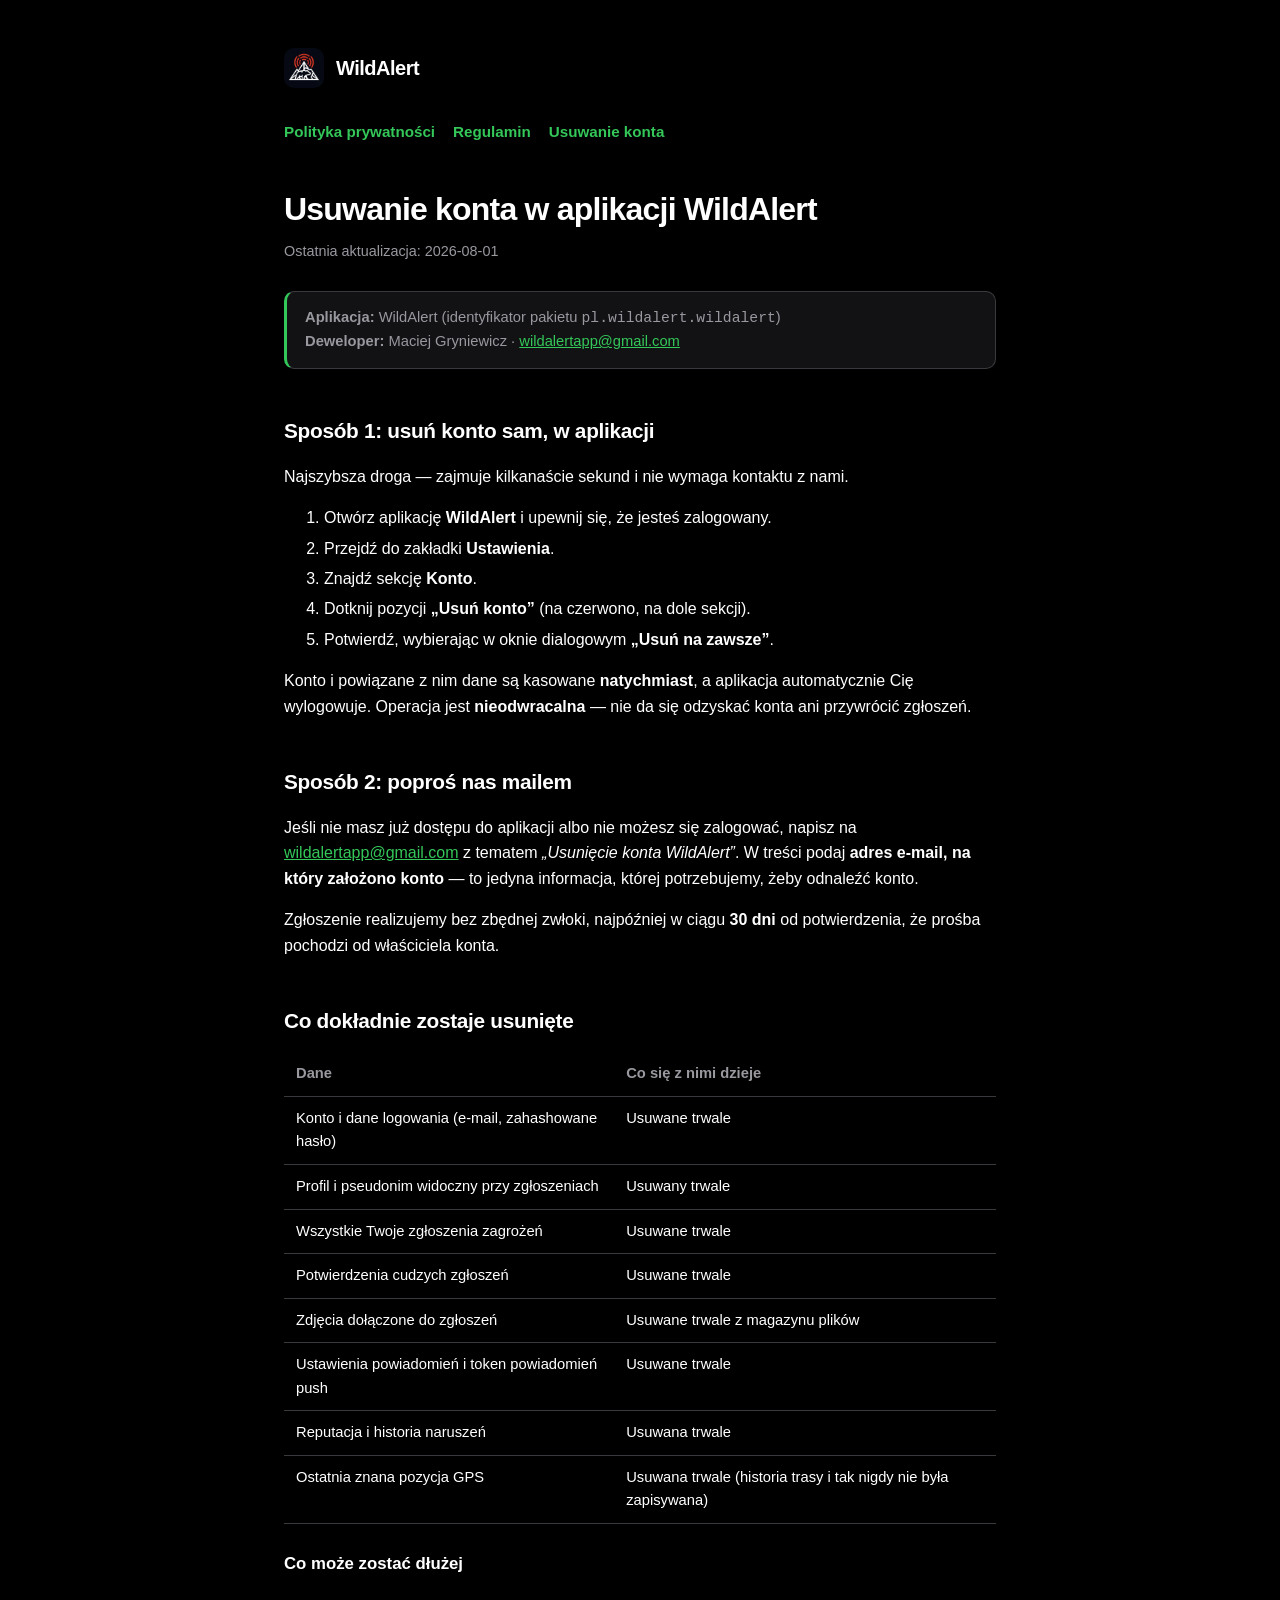
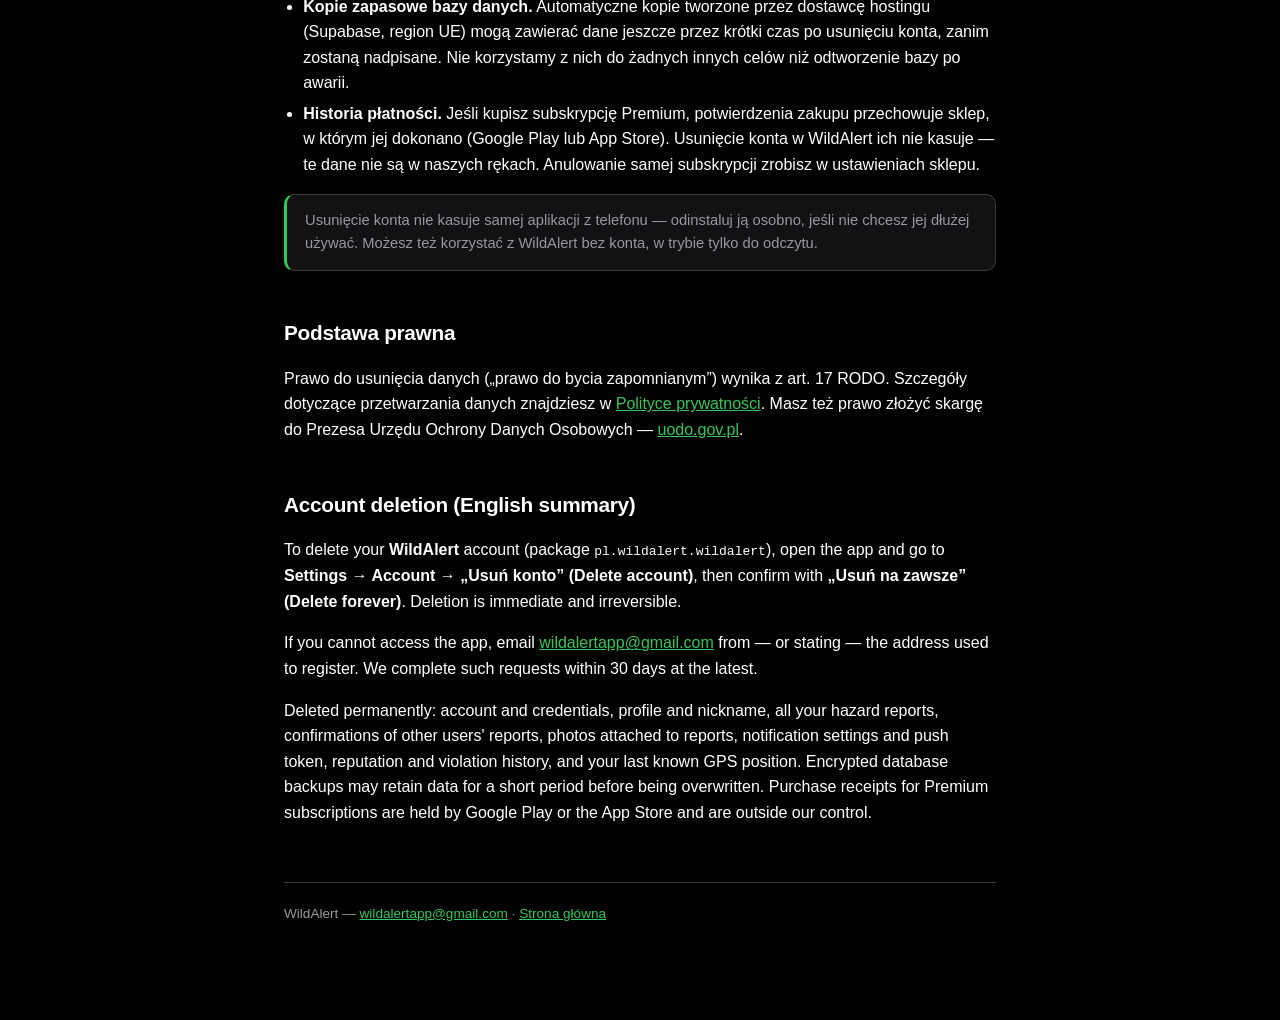
<file: delete-account.html>
<!DOCTYPE html>
<html lang="pl">
<head>
<meta charset="UTF-8">
<meta name="viewport" content="width=device-width, initial-scale=1">
<title>Usuwanie konta — WildAlert</title>
<meta name="description" content="Jak trwale usunąć konto w aplikacji WildAlert: instrukcja krok po kroku, co dokładnie zostaje skasowane i jak poprosić o usunięcie mailem.">
<link rel="canonical" href="https://wildalertapp.github.io/WildAlert-Legal/delete-account.html">
<meta name="theme-color" content="#07080f">
<link rel="icon" href="logo_icon.png">
<link rel="apple-touch-icon" href="logo_icon.png">
<link rel="stylesheet" href="style.css">

<meta property="og:type" content="article">
<meta property="og:site_name" content="WildAlert">
<meta property="og:locale" content="pl_PL">
<meta property="og:url" content="https://wildalertapp.github.io/WildAlert-Legal/delete-account.html">
<meta property="og:title" content="Usuwanie konta — WildAlert">
<meta property="og:description" content="Instrukcja krok po kroku: jak trwale usunąć konto w aplikacji WildAlert i co dokładnie zostaje skasowane.">
<meta property="og:image" content="https://wildalertapp.github.io/WildAlert-Legal/og-image.png">
<meta property="og:image:width" content="1200">
<meta property="og:image:height" content="630">
<meta name="twitter:card" content="summary_large_image">
<meta name="twitter:title" content="Usuwanie konta — WildAlert">
<meta name="twitter:description" content="Instrukcja krok po kroku: jak trwale usunąć konto w aplikacji WildAlert.">
<meta name="twitter:image" content="https://wildalertapp.github.io/WildAlert-Legal/og-image.png">
</head>
<body>
<div class="wrap">
  <div class="brand">
    <img class="logo" src="logo_icon.png" alt="">
    <a href="index.html">WildAlert</a>
  </div>
  <div class="nav">
    <a href="privacy.html">Polityka prywatności</a>
    <a href="terms.html">Regulamin</a>
    <a href="delete-account.html"><strong>Usuwanie konta</strong></a>
  </div>

  <h1>Usuwanie konta w aplikacji WildAlert</h1>
  <p class="updated">Ostatnia aktualizacja: 2026-08-01</p>

  <div class="notice">
    <strong>Aplikacja:</strong> WildAlert (identyfikator pakietu <code>pl.wildalert.wildalert</code>)<br>
    <strong>Deweloper:</strong> Maciej Gryniewicz ·
    <a href="mailto:wildalertapp@gmail.com">wildalertapp@gmail.com</a>
  </div>

  <h2>Sposób 1: usuń konto sam, w aplikacji</h2>
  <p>Najszybsza droga — zajmuje kilkanaście sekund i nie wymaga kontaktu z nami.</p>
  <ol>
    <li>Otwórz aplikację <strong>WildAlert</strong> i upewnij się, że jesteś zalogowany.</li>
    <li>Przejdź do zakładki <strong>Ustawienia</strong>.</li>
    <li>Znajdź sekcję <strong>Konto</strong>.</li>
    <li>Dotknij pozycji <strong>„Usuń konto”</strong> (na czerwono, na dole sekcji).</li>
    <li>Potwierdź, wybierając w oknie dialogowym <strong>„Usuń na zawsze”</strong>.</li>
  </ol>
  <p>Konto i powiązane z nim dane są kasowane <strong>natychmiast</strong>, a aplikacja
  automatycznie Cię wylogowuje. Operacja jest <strong>nieodwracalna</strong> — nie da się
  odzyskać konta ani przywrócić zgłoszeń.</p>

  <h2>Sposób 2: poproś nas mailem</h2>
  <p>Jeśli nie masz już dostępu do aplikacji albo nie możesz się zalogować, napisz na
  <a href="mailto:wildalertapp@gmail.com?subject=Usuni%C4%99cie%20konta%20WildAlert">wildalertapp@gmail.com</a>
  z tematem <em>„Usunięcie konta WildAlert”</em>. W treści podaj <strong>adres e-mail,
  na który założono konto</strong> — to jedyna informacja, której potrzebujemy, żeby
  odnaleźć konto.</p>
  <p>Zgłoszenie realizujemy bez zbędnej zwłoki, najpóźniej w ciągu <strong>30 dni</strong>
  od potwierdzenia, że prośba pochodzi od właściciela konta.</p>

  <h2>Co dokładnie zostaje usunięte</h2>
  <table>
    <tr><th>Dane</th><th>Co się z nimi dzieje</th></tr>
    <tr><td>Konto i dane logowania (e-mail, zahashowane hasło)</td><td>Usuwane trwale</td></tr>
    <tr><td>Profil i pseudonim widoczny przy zgłoszeniach</td><td>Usuwany trwale</td></tr>
    <tr><td>Wszystkie Twoje zgłoszenia zagrożeń</td><td>Usuwane trwale</td></tr>
    <tr><td>Potwierdzenia cudzych zgłoszeń</td><td>Usuwane trwale</td></tr>
    <tr><td>Zdjęcia dołączone do zgłoszeń</td><td>Usuwane trwale z magazynu plików</td></tr>
    <tr><td>Ustawienia powiadomień i token powiadomień push</td><td>Usuwane trwale</td></tr>
    <tr><td>Reputacja i historia naruszeń</td><td>Usuwana trwale</td></tr>
    <tr><td>Ostatnia znana pozycja GPS</td><td>Usuwana trwale (historia trasy i tak nigdy nie była zapisywana)</td></tr>
  </table>

  <h3>Co może zostać dłużej</h3>
  <ul>
    <li><strong>Kopie zapasowe bazy danych.</strong> Automatyczne kopie tworzone przez
      dostawcę hostingu (Supabase, region UE) mogą zawierać dane jeszcze przez krótki
      czas po usunięciu konta, zanim zostaną nadpisane. Nie korzystamy z nich do
      żadnych innych celów niż odtworzenie bazy po awarii.</li>
    <li><strong>Historia płatności.</strong> Jeśli kupisz subskrypcję Premium, potwierdzenia
      zakupu przechowuje sklep, w którym jej dokonano (Google Play lub App Store).
      Usunięcie konta w WildAlert ich nie kasuje — te dane nie są w naszych rękach.
      Anulowanie samej subskrypcji zrobisz w ustawieniach sklepu.</li>
  </ul>

  <div class="notice">
    Usunięcie konta nie kasuje samej aplikacji z telefonu — odinstaluj ją osobno,
    jeśli nie chcesz jej dłużej używać. Możesz też korzystać z WildAlert bez konta,
    w trybie tylko do odczytu.
  </div>

  <h2>Podstawa prawna</h2>
  <p>Prawo do usunięcia danych („prawo do bycia zapomnianym”) wynika z art. 17 RODO.
  Szczegóły dotyczące przetwarzania danych znajdziesz w
  <a href="privacy.html">Polityce prywatności</a>. Masz też prawo złożyć skargę do
  Prezesa Urzędu Ochrony Danych Osobowych — <a href="https://uodo.gov.pl">uodo.gov.pl</a>.</p>

  <h2 lang="en">Account deletion (English summary)</h2>
  <p lang="en">To delete your <strong>WildAlert</strong> account (package
  <code>pl.wildalert.wildalert</code>), open the app and go to
  <strong>Settings → Account → „Usuń konto” (Delete account)</strong>, then confirm with
  <strong>„Usuń na zawsze” (Delete forever)</strong>. Deletion is immediate and
  irreversible.</p>
  <p lang="en">If you cannot access the app, email
  <a href="mailto:wildalertapp@gmail.com?subject=WildAlert%20account%20deletion">wildalertapp@gmail.com</a>
  from — or stating — the address used to register. We complete such requests within
  30 days at the latest.</p>
  <p lang="en">Deleted permanently: account and credentials, profile and nickname,
  all your hazard reports, confirmations of other users' reports, photos attached to
  reports, notification settings and push token, reputation and violation history,
  and your last known GPS position. Encrypted database backups may retain data for a
  short period before being overwritten. Purchase receipts for Premium subscriptions
  are held by Google Play or the App Store and are outside our control.</p>

  <footer>
    WildAlert — <a href="mailto:wildalertapp@gmail.com">wildalertapp@gmail.com</a> ·
    <a href="index.html">Strona główna</a>
  </footer>
</div>
</body>
</html>
</file>
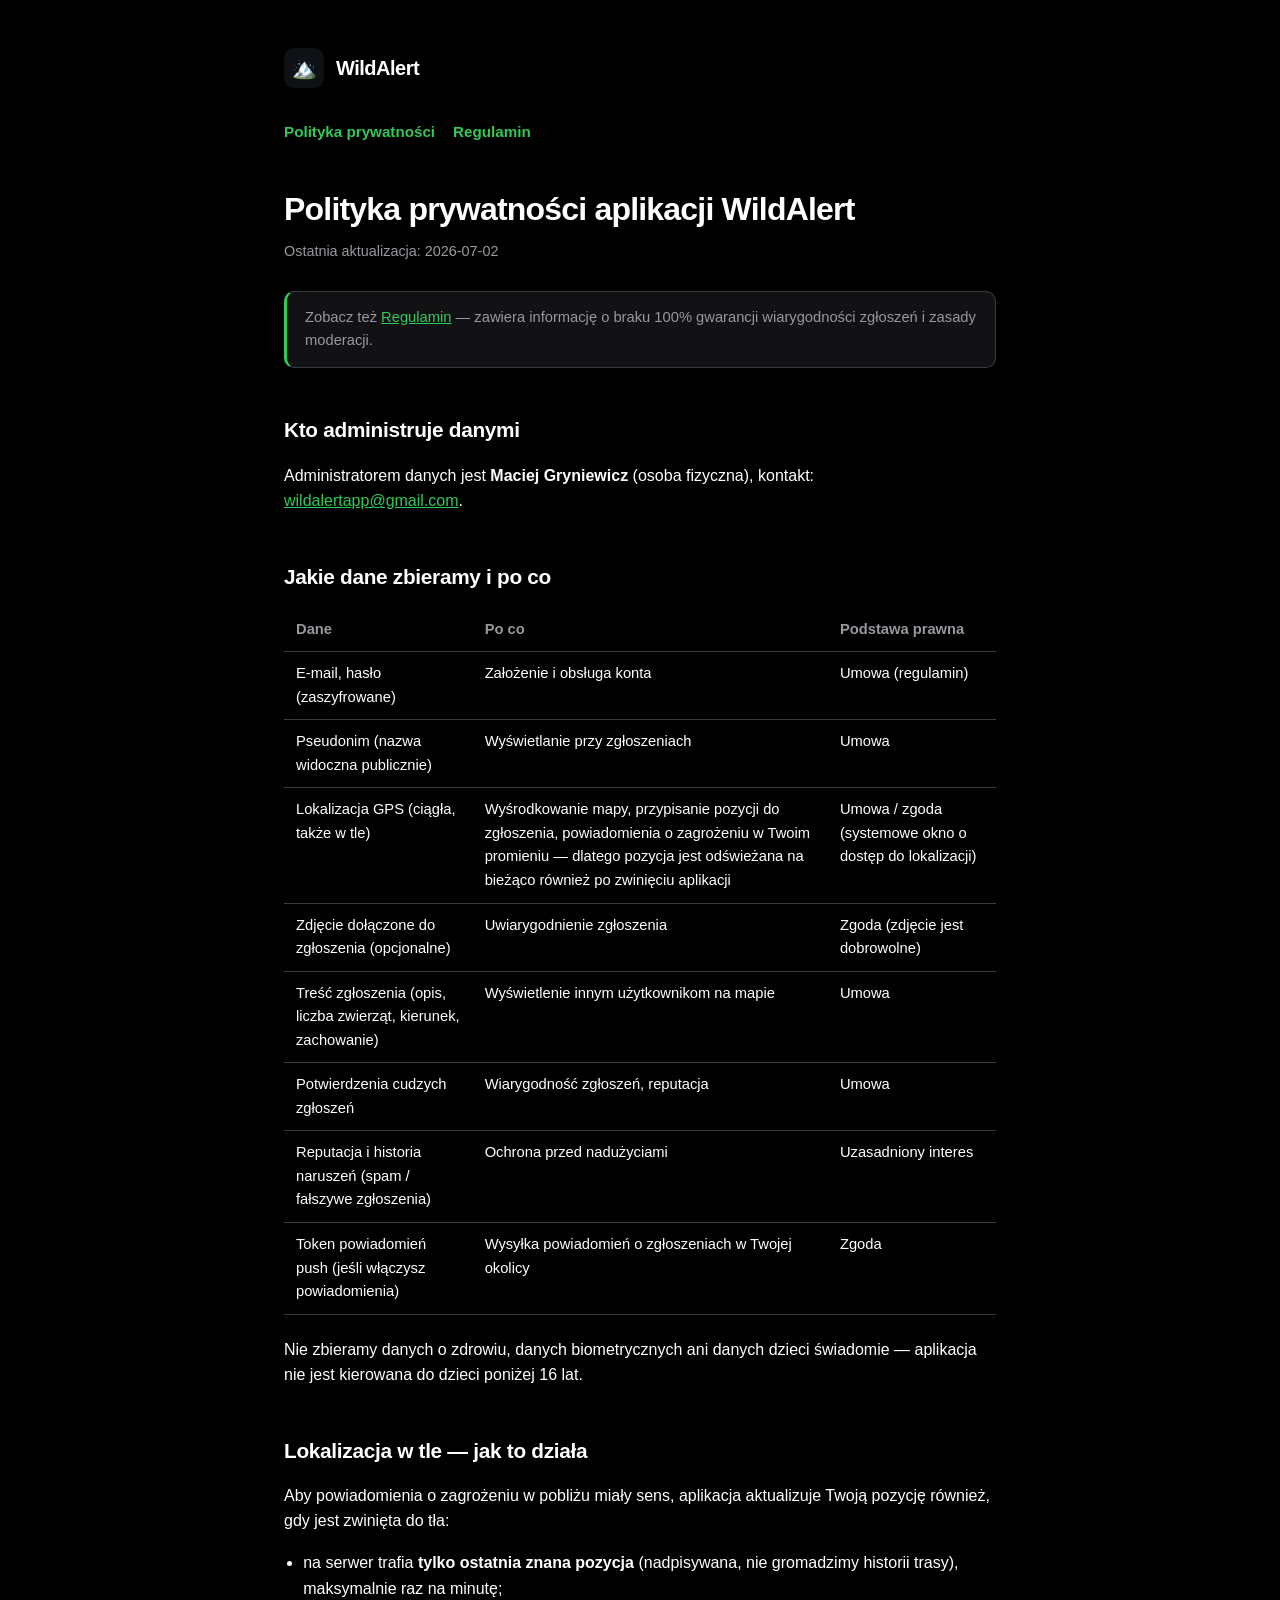
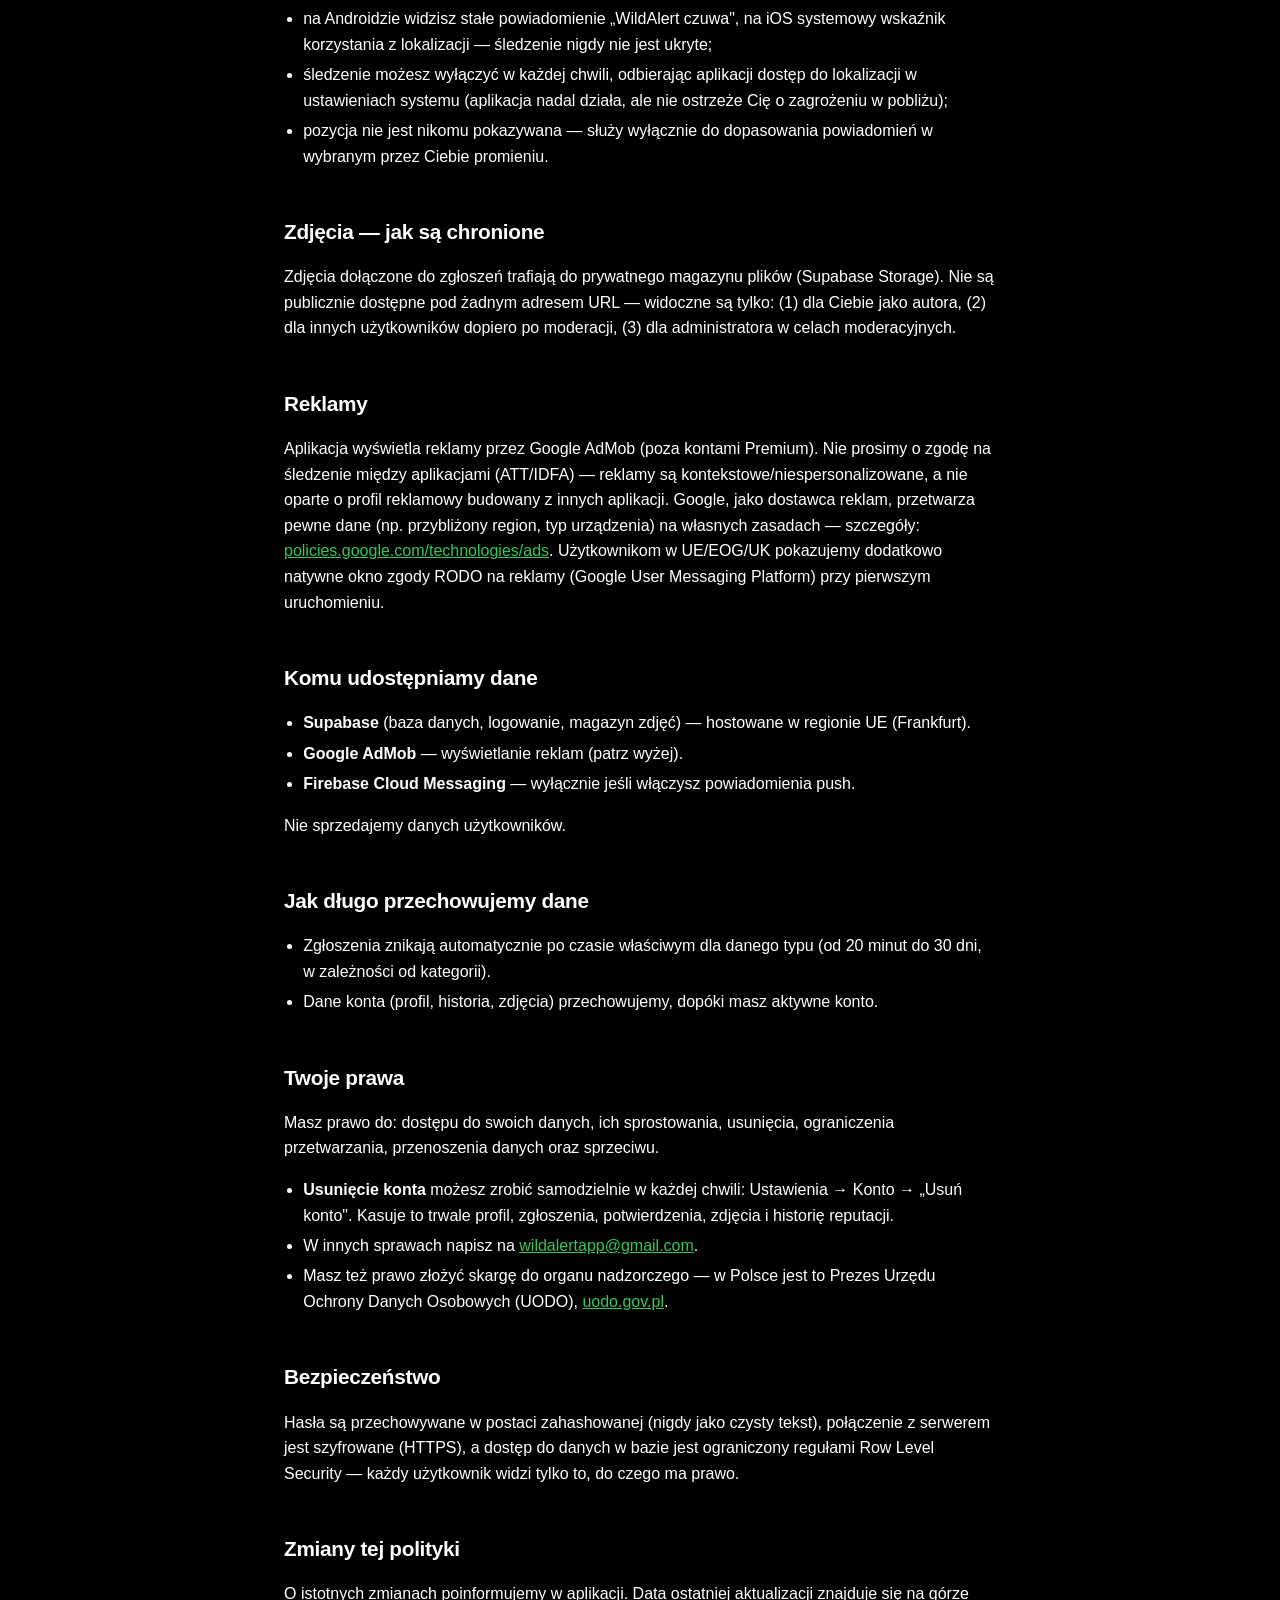
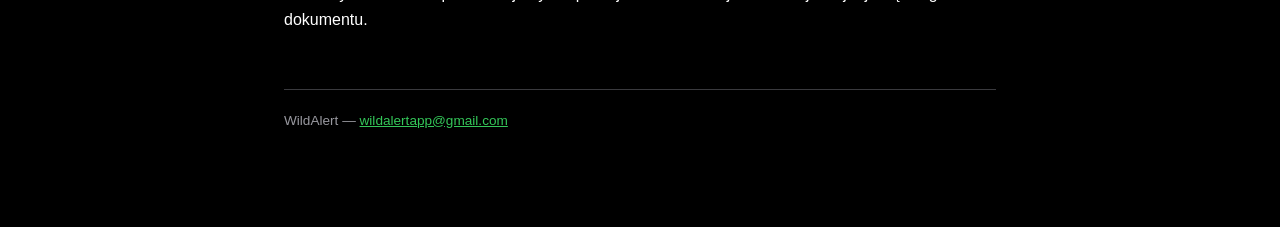
<file: privacy.html>
<!DOCTYPE html>
<html lang="pl">
<head>
<meta charset="UTF-8">
<meta name="viewport" content="width=device-width, initial-scale=1">
<title>Polityka prywatności — WildAlert</title>
<link rel="stylesheet" href="style.css">
</head>
<body>
<div class="wrap">
  <div class="brand">
    <div class="logo">🏔️</div>
    <a href="index.html">WildAlert</a>
  </div>
  <div class="nav">
    <a href="privacy.html"><strong>Polityka prywatności</strong></a>
    <a href="terms.html">Regulamin</a>
  </div>

  <h1>Polityka prywatności aplikacji WildAlert</h1>
  <p class="updated">Ostatnia aktualizacja: 2026-07-02</p>

  <div class="notice">
    Zobacz też <a href="terms.html">Regulamin</a> — zawiera informację
    o braku 100% gwarancji wiarygodności zgłoszeń i zasady moderacji.
  </div>

  <h2>Kto administruje danymi</h2>
  <p>Administratorem danych jest <strong>Maciej Gryniewicz</strong>
  (osoba fizyczna), kontakt: <a href="mailto:wildalertapp@gmail.com">wildalertapp@gmail.com</a>.</p>

  <h2>Jakie dane zbieramy i po co</h2>
  <table>
    <tr><th>Dane</th><th>Po co</th><th>Podstawa prawna</th></tr>
    <tr><td>E-mail, hasło (zaszyfrowane)</td><td>Założenie i obsługa konta</td><td>Umowa (regulamin)</td></tr>
    <tr><td>Pseudonim (nazwa widoczna publicznie)</td><td>Wyświetlanie przy zgłoszeniach</td><td>Umowa</td></tr>
    <tr><td>Lokalizacja GPS (ciągła, także w tle)</td><td>Wyśrodkowanie mapy, przypisanie pozycji do zgłoszenia, powiadomienia o zagrożeniu w Twoim promieniu — dlatego pozycja jest odświeżana na bieżąco również po zwinięciu aplikacji</td><td>Umowa / zgoda (systemowe okno o dostęp do lokalizacji)</td></tr>
    <tr><td>Zdjęcie dołączone do zgłoszenia (opcjonalne)</td><td>Uwiarygodnienie zgłoszenia</td><td>Zgoda (zdjęcie jest dobrowolne)</td></tr>
    <tr><td>Treść zgłoszenia (opis, liczba zwierząt, kierunek, zachowanie)</td><td>Wyświetlenie innym użytkownikom na mapie</td><td>Umowa</td></tr>
    <tr><td>Potwierdzenia cudzych zgłoszeń</td><td>Wiarygodność zgłoszeń, reputacja</td><td>Umowa</td></tr>
    <tr><td>Reputacja i historia naruszeń (spam / fałszywe zgłoszenia)</td><td>Ochrona przed nadużyciami</td><td>Uzasadniony interes</td></tr>
    <tr><td>Token powiadomień push (jeśli włączysz powiadomienia)</td><td>Wysyłka powiadomień o zgłoszeniach w Twojej okolicy</td><td>Zgoda</td></tr>
  </table>
  <p>Nie zbieramy danych o zdrowiu, danych biometrycznych ani danych dzieci
  świadomie — aplikacja nie jest kierowana do dzieci poniżej 16 lat.</p>

  <h2>Lokalizacja w tle — jak to działa</h2>
  <p>Aby powiadomienia o zagrożeniu w pobliżu miały sens, aplikacja aktualizuje
  Twoją pozycję również, gdy jest zwinięta do tła:</p>
  <ul>
    <li>na serwer trafia <strong>tylko ostatnia znana pozycja</strong> (nadpisywana, nie
      gromadzimy historii trasy), maksymalnie raz na minutę;</li>
    <li>na Androidzie widzisz stałe powiadomienie „WildAlert czuwa", na iOS
      systemowy wskaźnik korzystania z lokalizacji — śledzenie nigdy nie jest ukryte;</li>
    <li>śledzenie możesz wyłączyć w każdej chwili, odbierając aplikacji dostęp do
      lokalizacji w ustawieniach systemu (aplikacja nadal działa, ale nie
      ostrzeże Cię o zagrożeniu w pobliżu);</li>
    <li>pozycja nie jest nikomu pokazywana — służy wyłącznie do dopasowania
      powiadomień w wybranym przez Ciebie promieniu.</li>
  </ul>

  <h2>Zdjęcia — jak są chronione</h2>
  <p>Zdjęcia dołączone do zgłoszeń trafiają do prywatnego magazynu plików
  (Supabase Storage). Nie są publicznie dostępne pod żadnym adresem URL —
  widoczne są tylko: (1) dla Ciebie jako autora, (2) dla innych użytkowników
  dopiero po moderacji, (3) dla administratora w celach moderacyjnych.</p>

  <h2>Reklamy</h2>
  <p>Aplikacja wyświetla reklamy przez Google AdMob (poza kontami Premium).
  Nie prosimy o zgodę na śledzenie między aplikacjami (ATT/IDFA) — reklamy są
  kontekstowe/niespersonalizowane, a nie oparte o profil reklamowy budowany
  z innych aplikacji. Google, jako dostawca reklam, przetwarza pewne dane
  (np. przybliżony region, typ urządzenia) na własnych zasadach — szczegóły:
  <a href="https://policies.google.com/technologies/ads">policies.google.com/technologies/ads</a>.
  Użytkownikom w UE/EOG/UK pokazujemy dodatkowo natywne okno zgody RODO na
  reklamy (Google User Messaging Platform) przy pierwszym uruchomieniu.</p>

  <h2>Komu udostępniamy dane</h2>
  <ul>
    <li><strong>Supabase</strong> (baza danych, logowanie, magazyn zdjęć) — hostowane w
      regionie UE (Frankfurt).</li>
    <li><strong>Google AdMob</strong> — wyświetlanie reklam (patrz wyżej).</li>
    <li><strong>Firebase Cloud Messaging</strong> — wyłącznie jeśli włączysz powiadomienia push.</li>
  </ul>
  <p>Nie sprzedajemy danych użytkowników.</p>

  <h2>Jak długo przechowujemy dane</h2>
  <ul>
    <li>Zgłoszenia znikają automatycznie po czasie właściwym dla danego typu
      (od 20 minut do 30 dni, w zależności od kategorii).</li>
    <li>Dane konta (profil, historia, zdjęcia) przechowujemy, dopóki masz
      aktywne konto.</li>
  </ul>

  <h2>Twoje prawa</h2>
  <p>Masz prawo do: dostępu do swoich danych, ich sprostowania, usunięcia,
  ograniczenia przetwarzania, przenoszenia danych oraz sprzeciwu.</p>
  <ul>
    <li><strong>Usunięcie konta</strong> możesz zrobić samodzielnie w każdej chwili:
      Ustawienia → Konto → „Usuń konto". Kasuje to trwale profil, zgłoszenia,
      potwierdzenia, zdjęcia i historię reputacji.</li>
    <li>W innych sprawach napisz na <a href="mailto:wildalertapp@gmail.com">wildalertapp@gmail.com</a>.</li>
    <li>Masz też prawo złożyć skargę do organu nadzorczego — w Polsce jest to
      Prezes Urzędu Ochrony Danych Osobowych (UODO), <a href="https://uodo.gov.pl">uodo.gov.pl</a>.</li>
  </ul>

  <h2>Bezpieczeństwo</h2>
  <p>Hasła są przechowywane w postaci zahashowanej (nigdy jako czysty tekst),
  połączenie z serwerem jest szyfrowane (HTTPS), a dostęp do danych w bazie
  jest ograniczony regułami Row Level Security — każdy użytkownik widzi
  tylko to, do czego ma prawo.</p>

  <h2>Zmiany tej polityki</h2>
  <p>O istotnych zmianach poinformujemy w aplikacji. Data ostatniej aktualizacji
  znajduje się na górze dokumentu.</p>

  <footer>
    WildAlert — <a href="mailto:wildalertapp@gmail.com">wildalertapp@gmail.com</a>
  </footer>
</div>
</body>
</html>
</file>
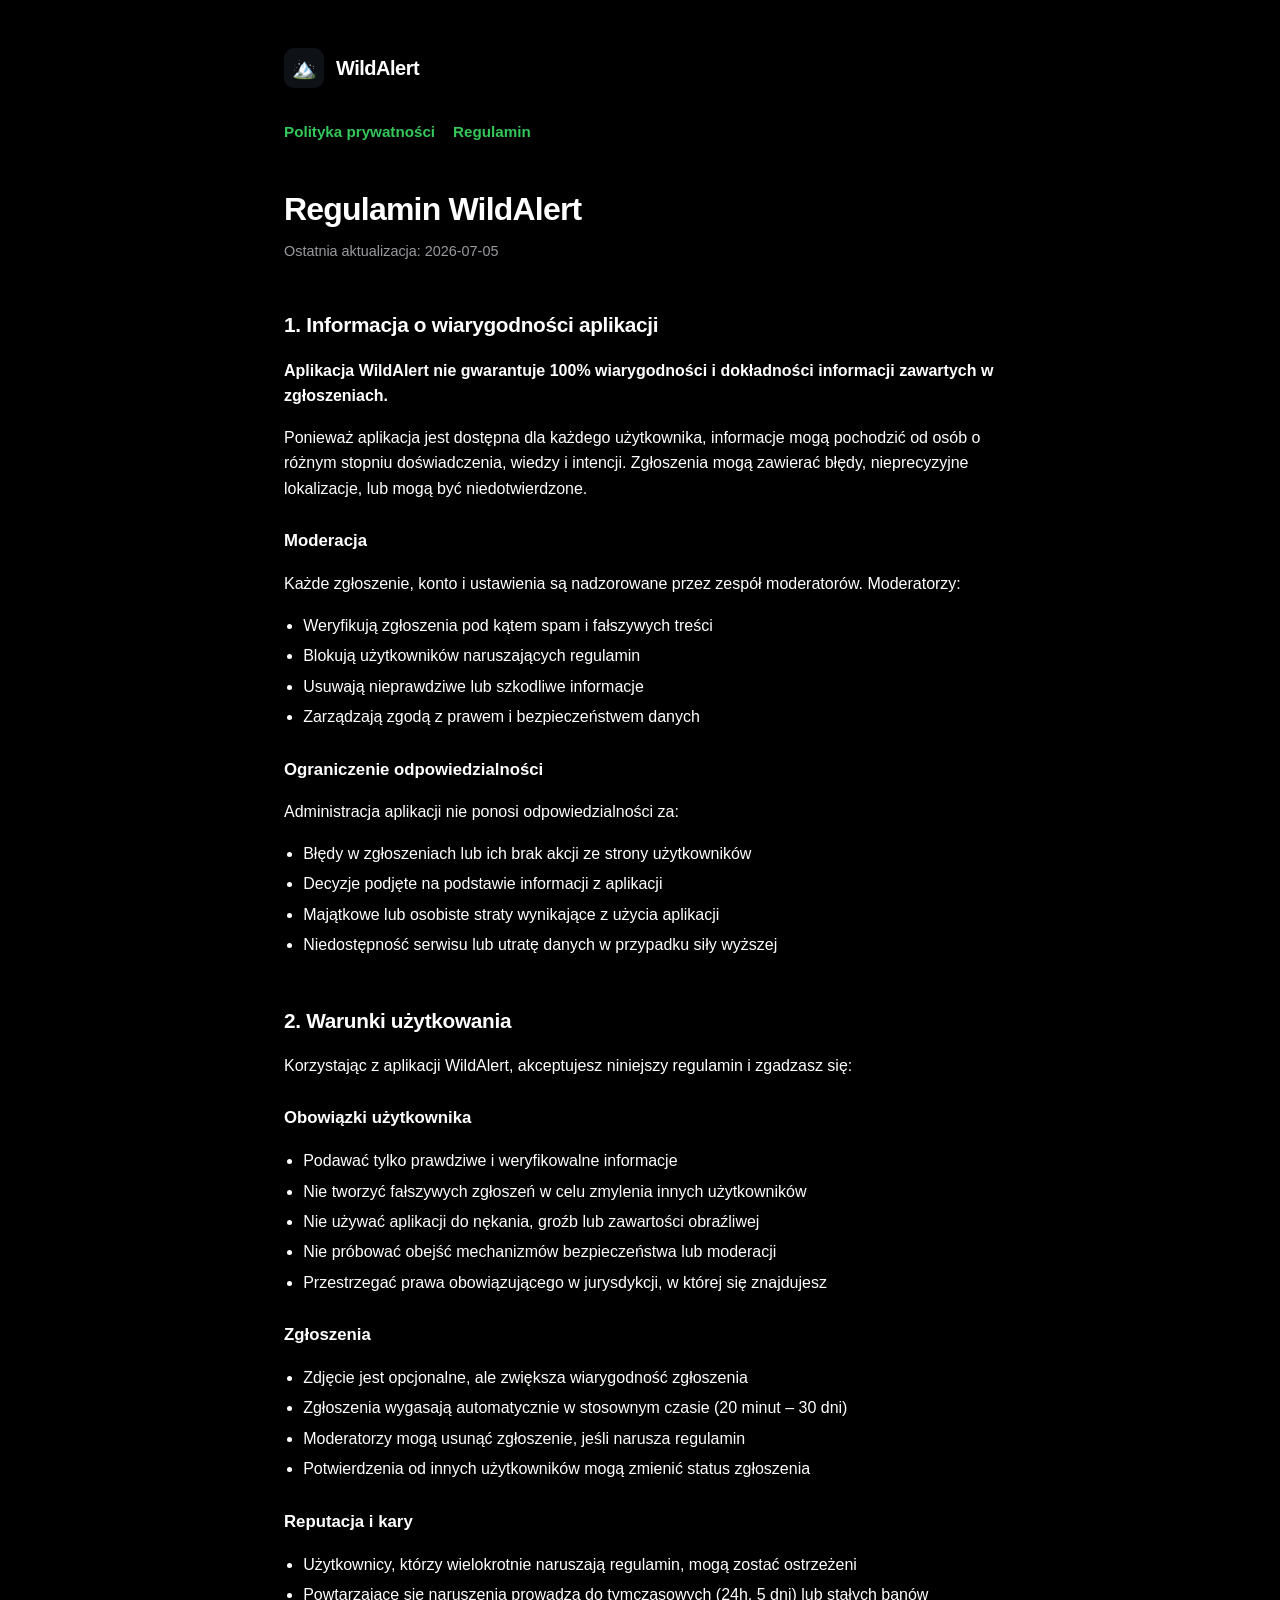
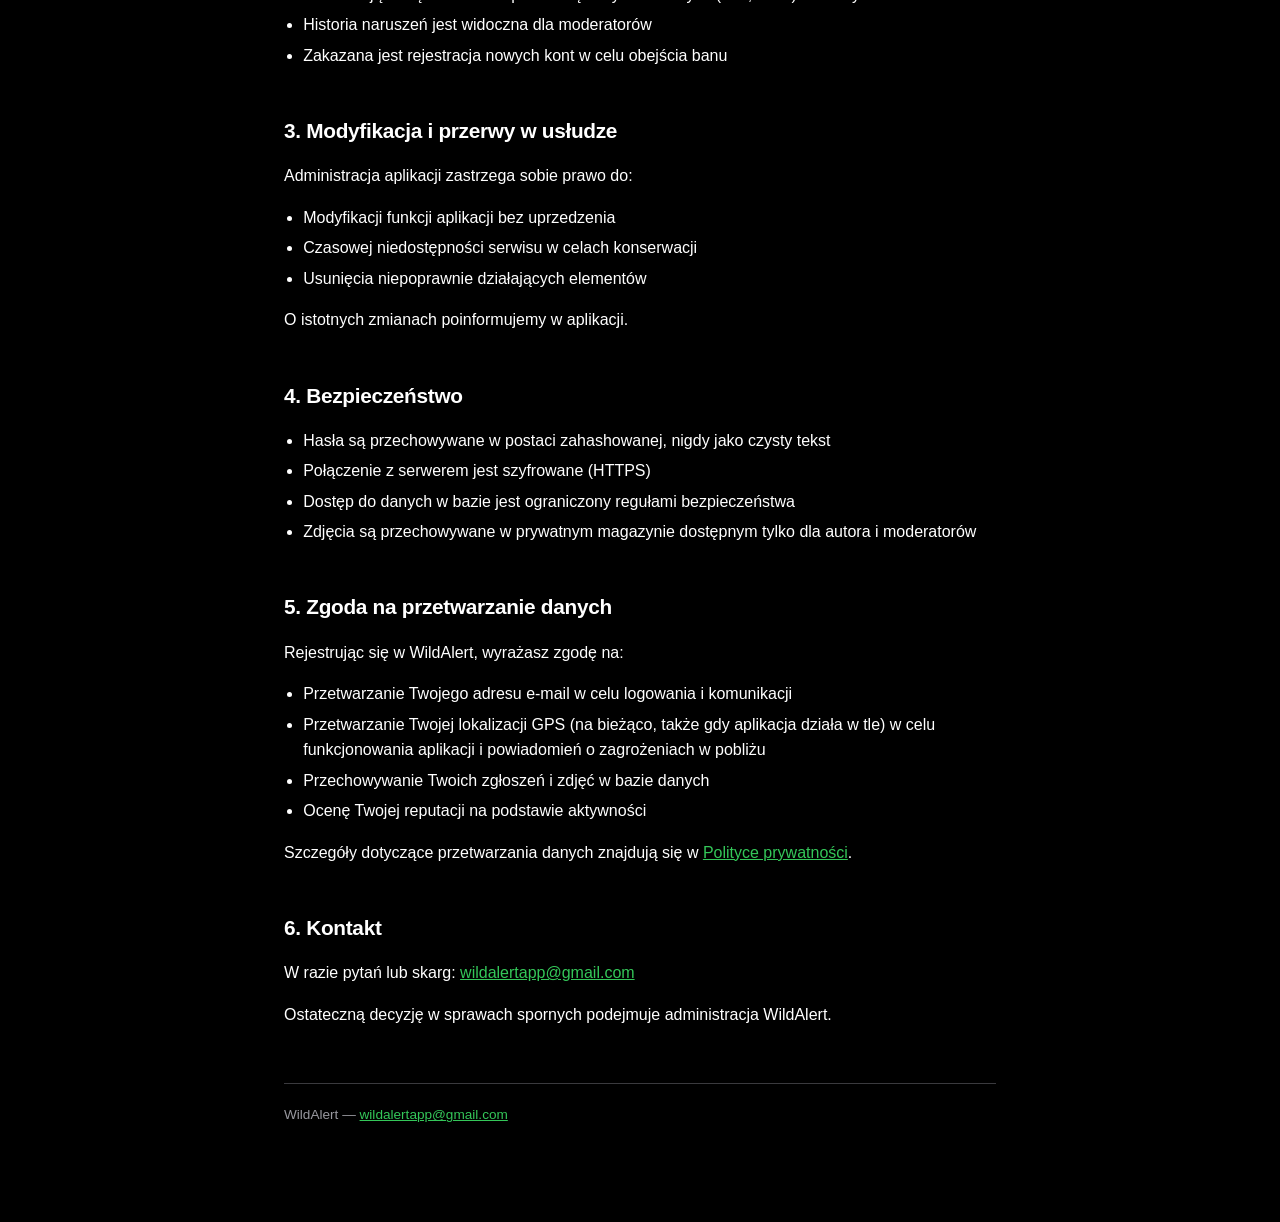
<file: terms.html>
<!DOCTYPE html>
<html lang="pl">
<head>
<meta charset="UTF-8">
<meta name="viewport" content="width=device-width, initial-scale=1">
<title>Regulamin — WildAlert</title>
<link rel="stylesheet" href="style.css">
</head>
<body>
<div class="wrap">
  <div class="brand">
    <div class="logo">🏔️</div>
    <a href="index.html">WildAlert</a>
  </div>
  <div class="nav">
    <a href="privacy.html">Polityka prywatności</a>
    <a href="terms.html"><strong>Regulamin</strong></a>
  </div>

  <h1>Regulamin WildAlert</h1>
  <p class="updated">Ostatnia aktualizacja: 2026-07-05</p>

  <h2>1. Informacja o wiarygodności aplikacji</h2>
  <p><strong>Aplikacja WildAlert nie gwarantuje 100% wiarygodności i dokładności
  informacji zawartych w zgłoszeniach.</strong></p>
  <p>Ponieważ aplikacja jest dostępna dla każdego użytkownika, informacje mogą
  pochodzić od osób o różnym stopniu doświadczenia, wiedzy i intencji.
  Zgłoszenia mogą zawierać błędy, nieprecyzyjne lokalizacje, lub mogą być
  niedotwierdzone.</p>

  <h3>Moderacja</h3>
  <p>Każde zgłoszenie, konto i ustawienia są nadzorowane przez zespół
  moderatorów. Moderatorzy:</p>
  <ul>
    <li>Weryfikują zgłoszenia pod kątem spam i fałszywych treści</li>
    <li>Blokują użytkowników naruszających regulamin</li>
    <li>Usuwają nieprawdziwe lub szkodliwe informacje</li>
    <li>Zarządzają zgodą z prawem i bezpieczeństwem danych</li>
  </ul>

  <h3>Ograniczenie odpowiedzialności</h3>
  <p>Administracja aplikacji nie ponosi odpowiedzialności za:</p>
  <ul>
    <li>Błędy w zgłoszeniach lub ich brak akcji ze strony użytkowników</li>
    <li>Decyzje podjęte na podstawie informacji z aplikacji</li>
    <li>Majątkowe lub osobiste straty wynikające z użycia aplikacji</li>
    <li>Niedostępność serwisu lub utratę danych w przypadku siły wyższej</li>
  </ul>

  <h2>2. Warunki użytkowania</h2>
  <p>Korzystając z aplikacji WildAlert, akceptujesz niniejszy regulamin i
  zgadzasz się:</p>

  <h3>Obowiązki użytkownika</h3>
  <ul>
    <li>Podawać tylko prawdziwe i weryfikowalne informacje</li>
    <li>Nie tworzyć fałszywych zgłoszeń w celu zmylenia innych użytkowników</li>
    <li>Nie używać aplikacji do nękania, groźb lub zawartości obraźliwej</li>
    <li>Nie próbować obejść mechanizmów bezpieczeństwa lub moderacji</li>
    <li>Przestrzegać prawa obowiązującego w jurysdykcji, w której się znajdujesz</li>
  </ul>

  <h3>Zgłoszenia</h3>
  <ul>
    <li>Zdjęcie jest opcjonalne, ale zwiększa wiarygodność zgłoszenia</li>
    <li>Zgłoszenia wygasają automatycznie w stosownym czasie (20 minut – 30 dni)</li>
    <li>Moderatorzy mogą usunąć zgłoszenie, jeśli narusza regulamin</li>
    <li>Potwierdzenia od innych użytkowników mogą zmienić status zgłoszenia</li>
  </ul>

  <h3>Reputacja i kary</h3>
  <ul>
    <li>Użytkownicy, którzy wielokrotnie naruszają regulamin, mogą zostać ostrzeżeni</li>
    <li>Powtarzające się naruszenia prowadzą do tymczasowych (24h, 5 dni) lub stałych banów</li>
    <li>Historia naruszeń jest widoczna dla moderatorów</li>
    <li>Zakazana jest rejestracja nowych kont w celu obejścia banu</li>
  </ul>

  <h2>3. Modyfikacja i przerwy w usłudze</h2>
  <p>Administracja aplikacji zastrzega sobie prawo do:</p>
  <ul>
    <li>Modyfikacji funkcji aplikacji bez uprzedzenia</li>
    <li>Czasowej niedostępności serwisu w celach konserwacji</li>
    <li>Usunięcia niepoprawnie działających elementów</li>
  </ul>
  <p>O istotnych zmianach poinformujemy w aplikacji.</p>

  <h2>4. Bezpieczeństwo</h2>
  <ul>
    <li>Hasła są przechowywane w postaci zahashowanej, nigdy jako czysty tekst</li>
    <li>Połączenie z serwerem jest szyfrowane (HTTPS)</li>
    <li>Dostęp do danych w bazie jest ograniczony regułami bezpieczeństwa</li>
    <li>Zdjęcia są przechowywane w prywatnym magazynie dostępnym tylko dla autora i moderatorów</li>
  </ul>

  <h2>5. Zgoda na przetwarzanie danych</h2>
  <p>Rejestrując się w WildAlert, wyrażasz zgodę na:</p>
  <ul>
    <li>Przetwarzanie Twojego adresu e-mail w celu logowania i komunikacji</li>
    <li>Przetwarzanie Twojej lokalizacji GPS (na bieżąco, także gdy aplikacja
      działa w tle) w celu funkcjonowania aplikacji i powiadomień o zagrożeniach
      w pobliżu</li>
    <li>Przechowywanie Twoich zgłoszeń i zdjęć w bazie danych</li>
    <li>Ocenę Twojej reputacji na podstawie aktywności</li>
  </ul>
  <p>Szczegóły dotyczące przetwarzania danych znajdują się w
  <a href="privacy.html">Polityce prywatności</a>.</p>

  <h2>6. Kontakt</h2>
  <p>W razie pytań lub skarg: <a href="mailto:wildalertapp@gmail.com">wildalertapp@gmail.com</a></p>
  <p>Ostateczną decyzję w sprawach spornych podejmuje administracja WildAlert.</p>

  <footer>
    WildAlert — <a href="mailto:wildalertapp@gmail.com">wildalertapp@gmail.com</a>
  </footer>
</div>
</body>
</html>
</file>
<file: style.css>
:root {
  color-scheme: dark;
  --bg: #000000;
  --card: #121214;
  --text: #ffffff;
  --text2: #98989f;
  --accent: #34c759;
  --border: #3a3a3e;
}
* { box-sizing: border-box; }
body {
  margin: 0;
  background: var(--bg);
  color: var(--text);
  font-family: -apple-system, BlinkMacSystemFont, "Segoe UI", Roboto, Helvetica, Arial, sans-serif;
  line-height: 1.6;
}
.wrap {
  max-width: 760px;
  margin: 0 auto;
  padding: 48px 24px 96px;
}
.brand {
  display: flex;
  align-items: center;
  gap: 12px;
  margin-bottom: 32px;
}
.brand .logo {
  width: 40px;
  height: 40px;
  border-radius: 10px;
  background: #0e1116;
  display: flex;
  align-items: center;
  justify-content: center;
  font-size: 20px;
}
.brand a {
  color: var(--text);
  text-decoration: none;
  font-weight: 800;
  font-size: 20px;
  letter-spacing: -0.5px;
}
h1 {
  font-size: 2rem;
  font-weight: 800;
  letter-spacing: -0.8px;
  margin: 0 0 4px;
}
h2 {
  font-size: 1.3rem;
  font-weight: 700;
  margin: 2.2em 0 0.6em;
  letter-spacing: -0.3px;
}
h3 {
  font-size: 1.05rem;
  font-weight: 700;
  margin: 1.6em 0 0.4em;
}
p, li { color: var(--text); }
.updated { color: var(--text2); font-size: 0.9rem; margin: 0 0 28px; }
.notice {
  background: var(--card);
  border: 1px solid var(--border);
  border-left: 3px solid var(--accent);
  border-radius: 10px;
  padding: 14px 18px;
  color: var(--text2);
  font-size: 0.92rem;
  margin: 0 0 32px;
}
a { color: var(--accent); }
table {
  width: 100%;
  border-collapse: collapse;
  margin: 1em 0 1.5em;
  font-size: 0.92rem;
}
th, td {
  text-align: left;
  padding: 10px 12px;
  border-bottom: 1px solid var(--border);
  vertical-align: top;
}
th { color: var(--text2); font-weight: 600; }
ul { padding-left: 1.2em; }
li { margin: 0.3em 0; }
.nav {
  display: flex;
  gap: 18px;
  margin: 8px 0 40px;
  font-size: 0.95rem;
}
.nav a { text-decoration: none; font-weight: 600; }
footer {
  margin-top: 56px;
  padding-top: 20px;
  border-top: 1px solid var(--border);
  color: var(--text2);
  font-size: 0.85rem;
}
</file>
